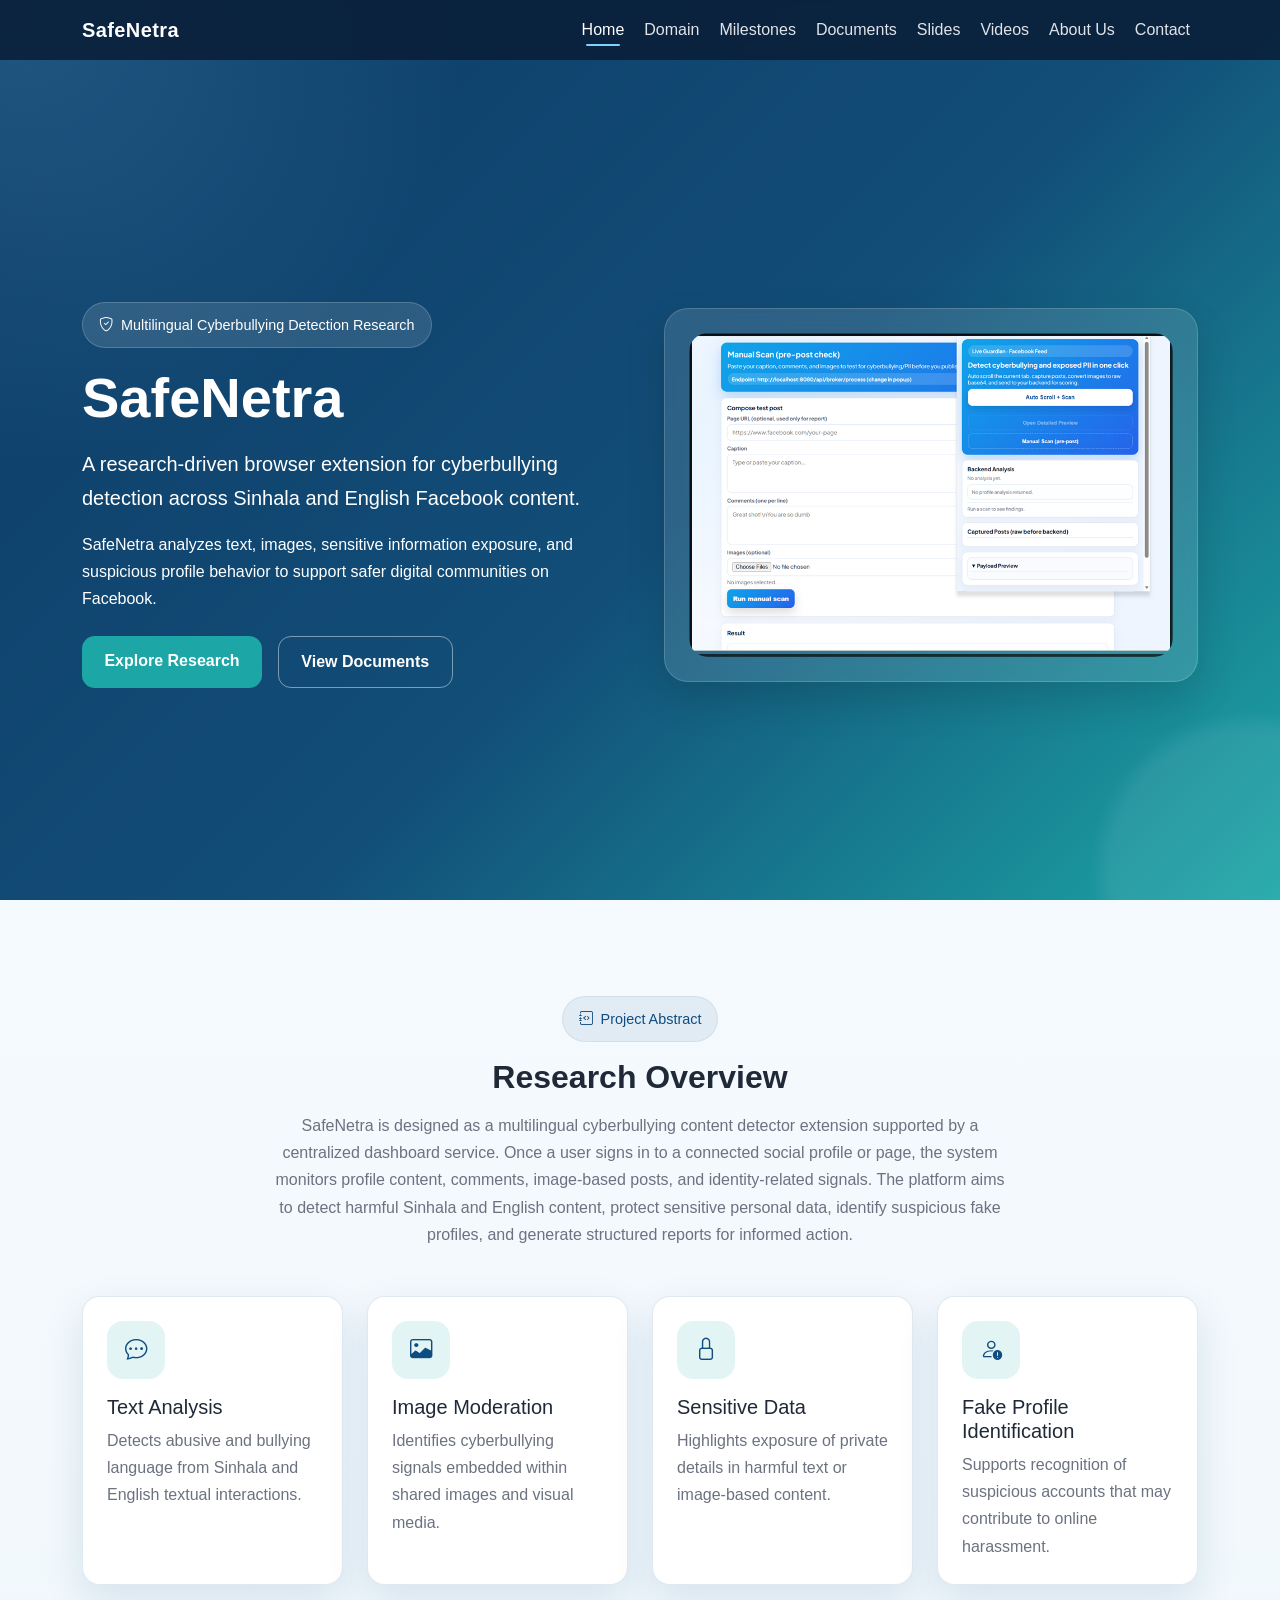
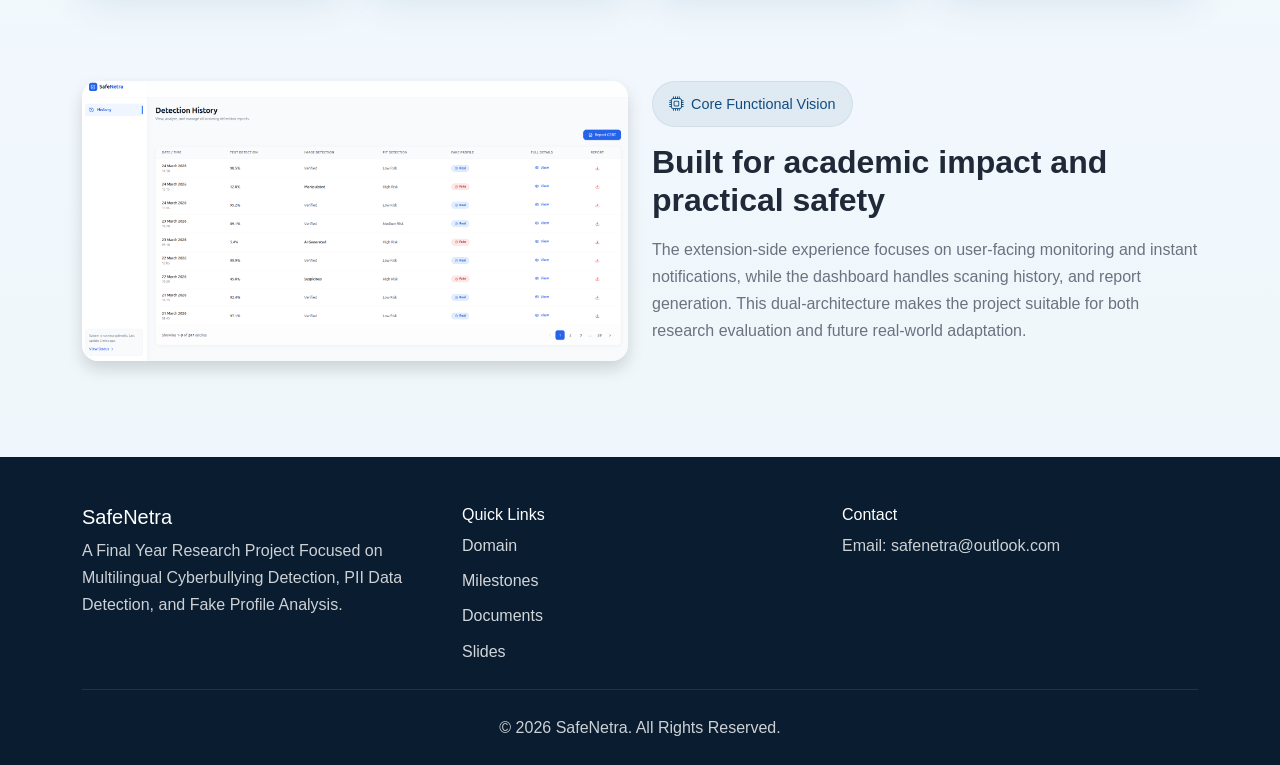
<file: index.html>
<!DOCTYPE html>
<html lang="en">
<head>
  <meta charset="UTF-8" />
  <meta name="viewport" content="width=device-width, initial-scale=1.0" />
  <title>SafeNetra | Home</title>
  <link rel="preconnect" href="https://fonts.googleapis.com" />
  <link rel="preconnect" href="https://fonts.gstatic.com" crossorigin />
  <link href="https://cdn.jsdelivr.net/npm/bootstrap@5.3.3/dist/css/bootstrap.min.css" rel="stylesheet" />
  <link href="https://cdn.jsdelivr.net/npm/bootstrap-icons@1.11.3/font/bootstrap-icons.css" rel="stylesheet" />
  <link rel="stylesheet" href="style.css" />
</head>
<body>
  <nav class="navbar navbar-expand-lg navbar-dark fixed-top">
    <div class="container">
      <a class="navbar-brand" href="index.html">SafeNetra</a>
      <button class="navbar-toggler" type="button" data-bs-toggle="collapse" data-bs-target="#mainNav">
        <span class="navbar-toggler-icon"></span>
      </button>
      <div class="collapse navbar-collapse" id="mainNav">
        <ul class="navbar-nav ms-auto align-items-lg-center gap-lg-1">
          <li class="nav-item"><a class="nav-link" href="index.html">Home</a></li>
          <li class="nav-item"><a class="nav-link" href="domain.html">Domain</a></li>
          <li class="nav-item"><a class="nav-link" href="milestones.html">Milestones</a></li>
          <li class="nav-item"><a class="nav-link" href="documents.html">Documents</a></li>
          <li class="nav-item"><a class="nav-link" href="presentations.html">Slides</a></li>
          <li class="nav-item"><a class="nav-link" href="video.html">Videos</a></li>
          <li class="nav-item"><a class="nav-link" href="about.html">About Us</a></li>
          <li class="nav-item"><a class="nav-link" href="contact.html">Contact</a></li>
        </ul>
      </div>
    </div>
  </nav>

  <header class="hero-section">
    <div class="container">
      <div class="row align-items-center g-5">
        <div class="col-lg-6 reveal">
          <span class="hero-badge"><i class="bi bi-shield-check"></i> Multilingual Cyberbullying Detection Research</span>
          <h1 class="display-4 fw-bold mb-3">SafeNetra</h1>
          <p class="lead mb-3">A research-driven browser extension for cyberbullying detection across Sinhala and English Facebook content.</p>
          <p class="mb-4">SafeNetra analyzes text, images, sensitive information exposure, and suspicious profile behavior to support safer digital communities on Facebook.</p>
          <div class="d-flex flex-column flex-sm-row gap-3">
            <a href="domain.html" class="btn btn-brand">Explore Research</a>
            <a href="documents.html" class="btn btn-outline-brand">View Documents</a>
          </div>
        </div>
        <div class="col-lg-6 reveal">
          <div class="hero-image-card p-3 p-lg-4">
            <img src="assets/img/inter.png" alt="SafeNetra project illustration" class="img-fluid" />
          </div>
        </div>
      </div>
    </div>
  </header>

  <section class="section-padding">
    <div class="container">
      <div class="row justify-content-center text-center mb-5 reveal">
        <div class="col-lg-8">
          <span class="section-badge"><i class="bi bi-journal-code"></i> Project Abstract</span>
          <h2 class="section-title">Research Overview</h2>
          <p class="section-text mb-0">SafeNetra is designed as a multilingual cyberbullying content detector extension supported by a centralized dashboard service. Once a user signs in to a connected social profile or page, the system monitors profile content, comments, image-based posts, and identity-related signals. The platform aims to detect harmful Sinhala and English content, protect sensitive personal data, identify suspicious fake profiles, and generate structured reports for informed action.</p>
        </div>
      </div>
      <div class="row g-4">
        <div class="col-md-6 col-xl-3 reveal">
          <div class="card-hover p-4 h-100">
            <div class="icon-box mb-3"><i class="bi bi-chat-dots"></i></div>
            <h5>Text Analysis</h5>
            <p class="text-muted-custom mb-0">Detects abusive and bullying language from Sinhala and English textual interactions.</p>
          </div>
        </div>
        <div class="col-md-6 col-xl-3 reveal">
          <div class="card-hover p-4 h-100">
            <div class="icon-box mb-3"><i class="bi bi-image"></i></div>
            <h5>Image Moderation</h5>
            <p class="text-muted-custom mb-0">Identifies cyberbullying signals embedded within shared images and visual media.</p>
          </div>
        </div>
        <div class="col-md-6 col-xl-3 reveal">
          <div class="card-hover p-4 h-100">
            <div class="icon-box mb-3"><i class="bi bi-lock"></i></div>
            <h5>Sensitive Data</h5>
            <p class="text-muted-custom mb-0">Highlights exposure of private details in harmful text or image-based content.</p>
          </div>
        </div>
        <div class="col-md-6 col-xl-3 reveal">
          <div class="card-hover p-4 h-100">
            <div class="icon-box mb-3"><i class="bi bi-person-exclamation"></i></div>
            <h5>Fake Profile Identification</h5>
            <p class="text-muted-custom mb-0">Supports recognition of suspicious accounts that may contribute to online harassment.</p>
          </div>
        </div>
      </div>
    </div>
  </section>

  <section class="pb-5">
    <div class="container">
      <div class="row g-4 align-items-center">
        <div class="col-lg-6 reveal">
          <img src="assets/img/dashbord ui.png" alt="Research dashboard mockup" class="mock-img shadow" />
        </div>
        <div class="col-lg-6 reveal">
          <span class="section-badge"><i class="bi bi-cpu"></i> Core Functional Vision</span>
          <h2 class="section-title">Built for academic impact and practical safety</h2>
          <p class="section-text">The extension-side experience focuses on user-facing monitoring and instant notifications, while the dashboard handles scaning history, and report generation. This dual-architecture makes the project suitable for both research evaluation and future real-world adaptation.</p>
          <div class="row g-3 mt-2">
            </div>
            </div>
          </div>
        </div>
      </div>
    </div>
  </section>

  <footer class="footer pt-5 pb-4 mt-5">
    <div class="container">
      <div class="row g-4">
        <div class="col-lg-4">
          <h5 class="text-white">SafeNetra</h5>
          <p class="mb-0">A Final Year Research Project Focused on Multilingual Cyberbullying Detection, PII Data Detection, and Fake Profile Analysis.</p>
        </div>
        <div class="col-lg-4">
          <h6 class="text-white">Quick Links</h6>
          <div class="d-flex flex-column gap-2">
            <a href="domain.html">Domain</a>
            <a href="milestones.html">Milestones</a>
            <a href="documents.html">Documents</a>
            <a href="presentations.html">Slides</a>
          </div>
        </div>
        <div class="col-lg-4">
          <h6 class="text-white">Contact</h6>
          <p class="mb-2">Email: safenetra@outlook.com</p>
        </div>
      </div>
      <hr class="border-secondary my-4" />
      <p class="mb-0 text-center">© 2026 SafeNetra. All Rights Reserved.</p>
    </div>
  </footer>

  <button id="scrollTopBtn" title="Go to top"><i class="bi bi-arrow-up"></i></button>

  <script src="https://cdn.jsdelivr.net/npm/bootstrap@5.3.3/dist/js/bootstrap.bundle.min.js"></script>
  <script src="script.js"></script>
</body>
</html>
</file>
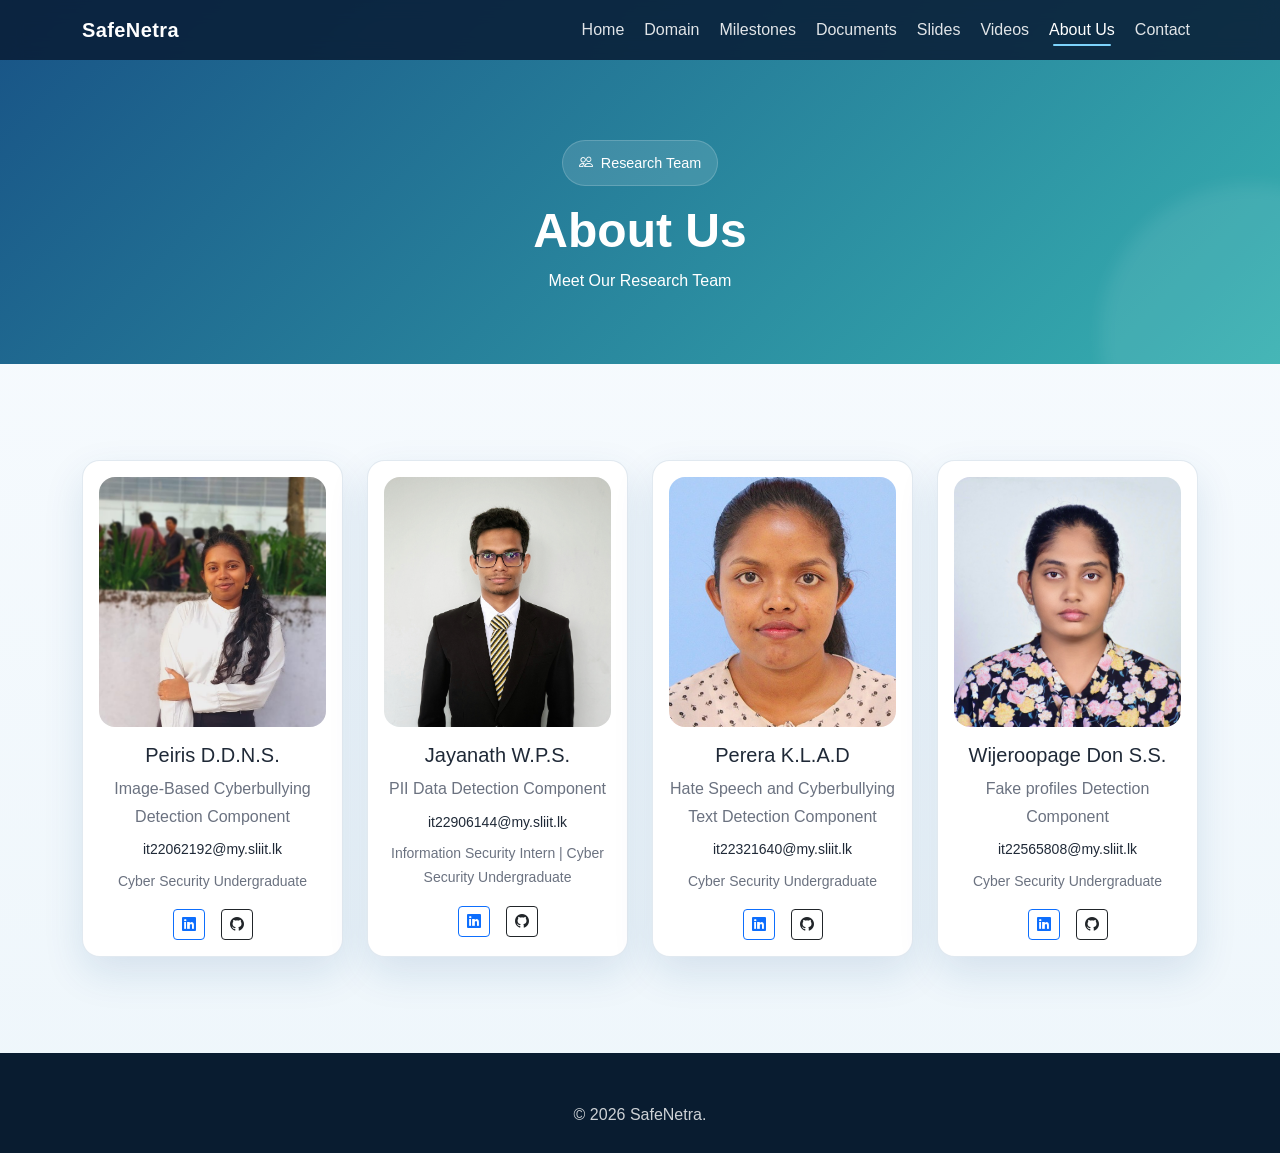
<file: about.html>
<!DOCTYPE html>
<html lang="en">
<head>
  <meta charset="UTF-8" />
  <meta name="viewport" content="width=device-width, initial-scale=1.0" />
  <title>SafeNetra | About Us</title>
  <link href="https://cdn.jsdelivr.net/npm/bootstrap@5.3.3/dist/css/bootstrap.min.css" rel="stylesheet" />
  <link href="https://cdn.jsdelivr.net/npm/bootstrap-icons@1.11.3/font/bootstrap-icons.css" rel="stylesheet" />
  <link rel="stylesheet" href="style.css" />
</head>
<body>
  <nav class="navbar navbar-expand-lg navbar-dark fixed-top">
    <div class="container">
      <a class="navbar-brand" href="index.html">SafeNetra</a>
      <button class="navbar-toggler" type="button" data-bs-toggle="collapse" data-bs-target="#mainNav"><span class="navbar-toggler-icon"></span></button>
      <div class="collapse navbar-collapse" id="mainNav">
        <ul class="navbar-nav ms-auto gap-lg-1">
          <li class="nav-item"><a class="nav-link" href="index.html">Home</a></li>
          <li class="nav-item"><a class="nav-link" href="domain.html">Domain</a></li>
          <li class="nav-item"><a class="nav-link" href="milestones.html">Milestones</a></li>
          <li class="nav-item"><a class="nav-link" href="documents.html">Documents</a></li>
          <li class="nav-item"><a class="nav-link" href="presentations.html">Slides</a></li>
          <li class="nav-item"><a class="nav-link" href="video.html">Videos</a></li>
          <li class="nav-item"><a class="nav-link active" href="about.html">About Us</a></li>
          <li class="nav-item"><a class="nav-link" href="contact.html">Contact</a></li>
        </ul>
      </div>
    </div>
  </nav>

  <header class="page-header">
    <div class="container text-center reveal">
      <span class="hero-badge"><i class="bi bi-people"></i> Research Team</span>
      <h1 class="display-5 fw-bold">About Us</h1>
      <p class="mb-0">Meet Our Research Team</p>
    </div>
  </header>

  <section class="section-padding">
    <div class="container">
      <div class="row g-4">

        <!-- Member 1 -->
        <div class="col-md-6 col-xl-3 reveal">
          <div class="team-card p-3 h-100 text-center">
            <img src="assets/img/Nethmi.jpeg" class="team-img mb-3" />
            <h5>Peiris D.D.N.S.</h5>
            <p class="text-muted-custom mb-2">Image-Based Cyberbullying Detection Component</p>
            <p class="small mb-2">it22062192@my.sliit.lk</p>
            <p class="text-muted-custom small">Cyber Security Undergraduate</p>

            <!-- Social Links -->
            <div class="d-flex justify-content-center gap-3 mt-3">
              <a href="https://www.linkedin.com/in/nethmi-peiris" target="_blank" class="btn btn-outline-primary btn-sm">
                <i class="bi bi-linkedin"></i>
              </a>
              <a href="https://github.com/it22062192" target="_blank" class="btn btn-outline-dark btn-sm">
                <i class="bi bi-github"></i>
              </a>
            </div>
          </div>
        </div>

        <!-- Member 2 -->
        <div class="col-md-6 col-xl-3 reveal">
          <div class="team-card p-3 h-100 text-center">
            <img src="assets/img/Sudeepa.jpg" class="team-img mb-3" />
            <h5>Jayanath W.P.S.</h5>
            <p class="text-muted-custom mb-2">PII Data Detection Component</p>
            <p class="small mb-2">it22906144@my.sliit.lk</p>
            <p class="text-muted-custom small">Information Security Intern | Cyber Security Undergraduate</p>

            <div class="d-flex justify-content-center gap-3 mt-3">
              <a href="https://www.linkedin.com/in/sudeepa-jayanath-69aaaa250/" target="_blank" class="btn btn-outline-primary btn-sm">
                <i class="bi bi-linkedin"></i>
              </a>
              <a href="https://github.com/IT22906144" target="_blank" class="btn btn-outline-dark btn-sm">
                <i class="bi bi-github"></i>
              </a>
            </div>
          </div>
        </div>

        <!-- Member 3 -->
        <div class="col-md-6 col-xl-3 reveal">
          <div class="team-card p-3 h-100 text-center">
            <img src="assets/img/Ama.jpeg" class="team-img mb-3" />
            <h5>Perera K.L.A.D</h5>
            <p class="text-muted-custom mb-2">Hate Speech and Cyberbullying Text Detection Component</p>
            <p class="small mb-2">it22321640@my.sliit.lk</p>
            <p class="text-muted-custom small">Cyber Security Undergraduate</p>

            <div class="d-flex justify-content-center gap-3 mt-3">
              <a href="https://www.linkedin.com/in/ama-perera-591523337" target="_blank" class="btn btn-outline-primary btn-sm">
                <i class="bi bi-linkedin"></i>
              </a>
              <a href="https://github.com/AMAXPERERA" target="_blank" class="btn btn-outline-dark btn-sm">
                <i class="bi bi-github"></i>
              </a>
            </div>
          </div>
        </div>

        <!-- Member 4 -->
        <div class="col-md-6 col-xl-3 reveal">
          <div class="team-card p-3 h-100 text-center">
            <img src="assets/img/Sithara.jpg" class="team-img mb-3" />
            <h5>Wijeroopage Don S.S.</h5>
            <p class="text-muted-custom mb-2">Fake profiles Detection Component</p>
            <p class="small mb-2">it22565808@my.sliit.lk</p>
            <p class="text-muted-custom small">Cyber Security Undergraduate</p>

            <div class="d-flex justify-content-center gap-3 mt-3">
              <a href="https://www.linkedin.com/in/sithara-sewmini-646349289/" target="_blank" class="btn btn-outline-primary btn-sm">
                <i class="bi bi-linkedin"></i>
              </a>
              <a href="https://github.com/IT22565808" target="_blank" class="btn btn-outline-dark btn-sm">
                <i class="bi bi-github"></i>
              </a>
            </div>
          </div>
        </div>

      </div>
    </div>
  </section>

  <footer class="footer pt-5 pb-4">
    <div class="container text-center">
      <p class="mb-0">© 2026 SafeNetra.</p>
    </div>
  </footer>

  <button id="scrollTopBtn"><i class="bi bi-arrow-up"></i></button>

  <script src="https://cdn.jsdelivr.net/npm/bootstrap@5.3.3/dist/js/bootstrap.bundle.min.js"></script>
  <script src="script.js"></script>
</body>
</html>
</file>
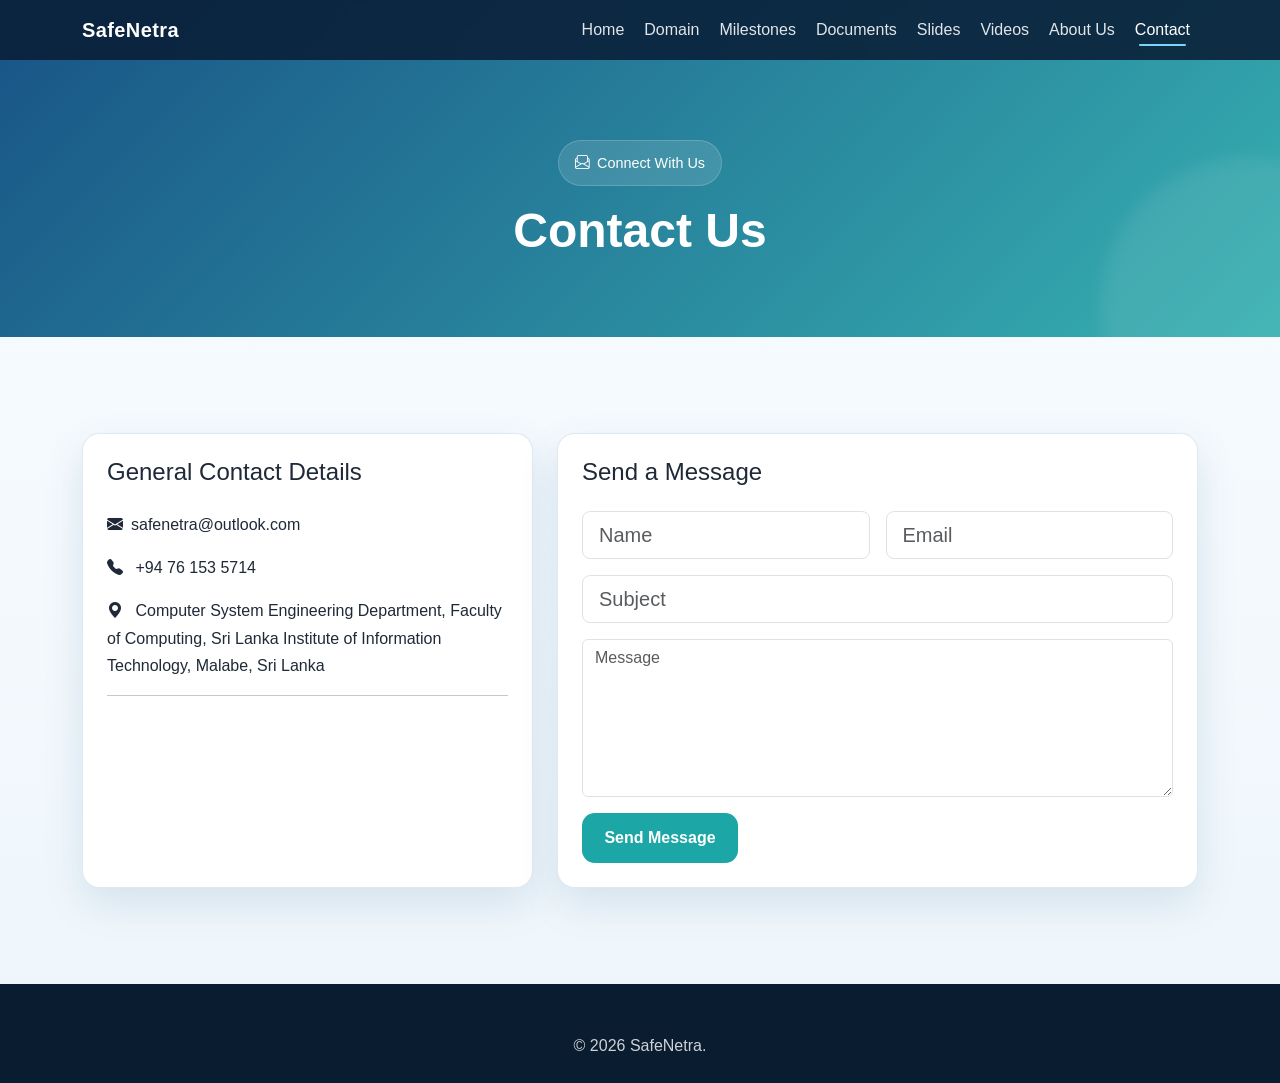
<file: contact.html>
<!DOCTYPE html>
<html lang="en">
<head>
  <meta charset="UTF-8" />
  <meta name="viewport" content="width=device-width, initial-scale=1.0" />
  <title>SafeNetra | Contact</title>
  <link href="https://cdn.jsdelivr.net/npm/bootstrap@5.3.3/dist/css/bootstrap.min.css" rel="stylesheet" />
  <link href="https://cdn.jsdelivr.net/npm/bootstrap-icons@1.11.3/font/bootstrap-icons.css" rel="stylesheet" />
  <link rel="stylesheet" href="style.css" />
</head>
<body>
  <nav class="navbar navbar-expand-lg navbar-dark fixed-top">
    <div class="container">
      <a class="navbar-brand" href="index.html">SafeNetra</a>
      <button class="navbar-toggler" type="button" data-bs-toggle="collapse" data-bs-target="#mainNav"><span class="navbar-toggler-icon"></span></button>
      <div class="collapse navbar-collapse" id="mainNav">
        <ul class="navbar-nav ms-auto gap-lg-1">
          <li class="nav-item"><a class="nav-link" href="index.html">Home</a></li>
          <li class="nav-item"><a class="nav-link" href="domain.html">Domain</a></li>
          <li class="nav-item"><a class="nav-link" href="milestones.html">Milestones</a></li>
          <li class="nav-item"><a class="nav-link" href="documents.html">Documents</a></li>
          <li class="nav-item"><a class="nav-link" href="presentations.html">Slides</a></li>
          <li class="nav-item"><a class="nav-link" href="video.html">Videos</a></li>
          <li class="nav-item"><a class="nav-link" href="about.html">About Us</a></li>
          <li class="nav-item"><a class="nav-link" href="contact.html">Contact</a></li>
        </ul>
      </div>
    </div>
  </nav>

  <header class="page-header">
    <div class="container text-center reveal">
      <span class="hero-badge"><i class="bi bi-envelope-paper"></i> Connect With Us</span>
      <h1 class="display-5 fw-bold">Contact Us</h1>
    </div>
  </header>

  <section class="section-padding">
    <div class="container">
      <div class="row g-4 align-items-stretch">
        <div class="col-lg-5 reveal">
          <div class="contact-card p-4 h-100">
            <h4 class="mb-4">General Contact Details</h4>
            <p><i class="bi bi-envelope-fill me-2"></i>safenetra@outlook.com</p>
            <p><i class="bi bi-telephone-fill me-2"></i> +94 76 153 5714</p>
            <p><i class="bi bi-geo-alt-fill me-2"></i> Computer System Engineering Department, Faculty of Computing, Sri Lanka Institute of Information Technology, Malabe, Sri Lanka</p>
            <hr />
          </div>
        </div>
        <div class="col-lg-7 reveal">
          <div class="contact-card p-4 h-100">
            <h4 class="mb-4">Send a Message</h4>
            <form>
              <div class="row g-3">
                <div class="col-md-6"><input type="text" class="form-control form-control-lg" placeholder="Name" /></div>
                <div class="col-md-6"><input type="email" class="form-control form-control-lg" placeholder="Email" /></div>
                <div class="col-12"><input type="text" class="form-control form-control-lg" placeholder="Subject" /></div>
                <div class="col-12"><textarea class="form-control" rows="6" placeholder="Message"></textarea></div>
                <div class="col-12"><button type="submit" class="btn btn-brand">Send Message</button></div>
              </div>
            </form>
          </div>
        </div>
      </div>
    </div>
  </section>

  <footer class="footer pt-5 pb-4">
    <div class="container">
      <p class="mb-0 text-center">© 2026 SafeNetra.</p>
    </div>
  </footer>
  <button id="scrollTopBtn"><i class="bi bi-arrow-up"></i></button>
  <script src="https://cdn.jsdelivr.net/npm/bootstrap@5.3.3/dist/js/bootstrap.bundle.min.js"></script>
  <script src="script.js"></script>
</body>
</html>
</file>
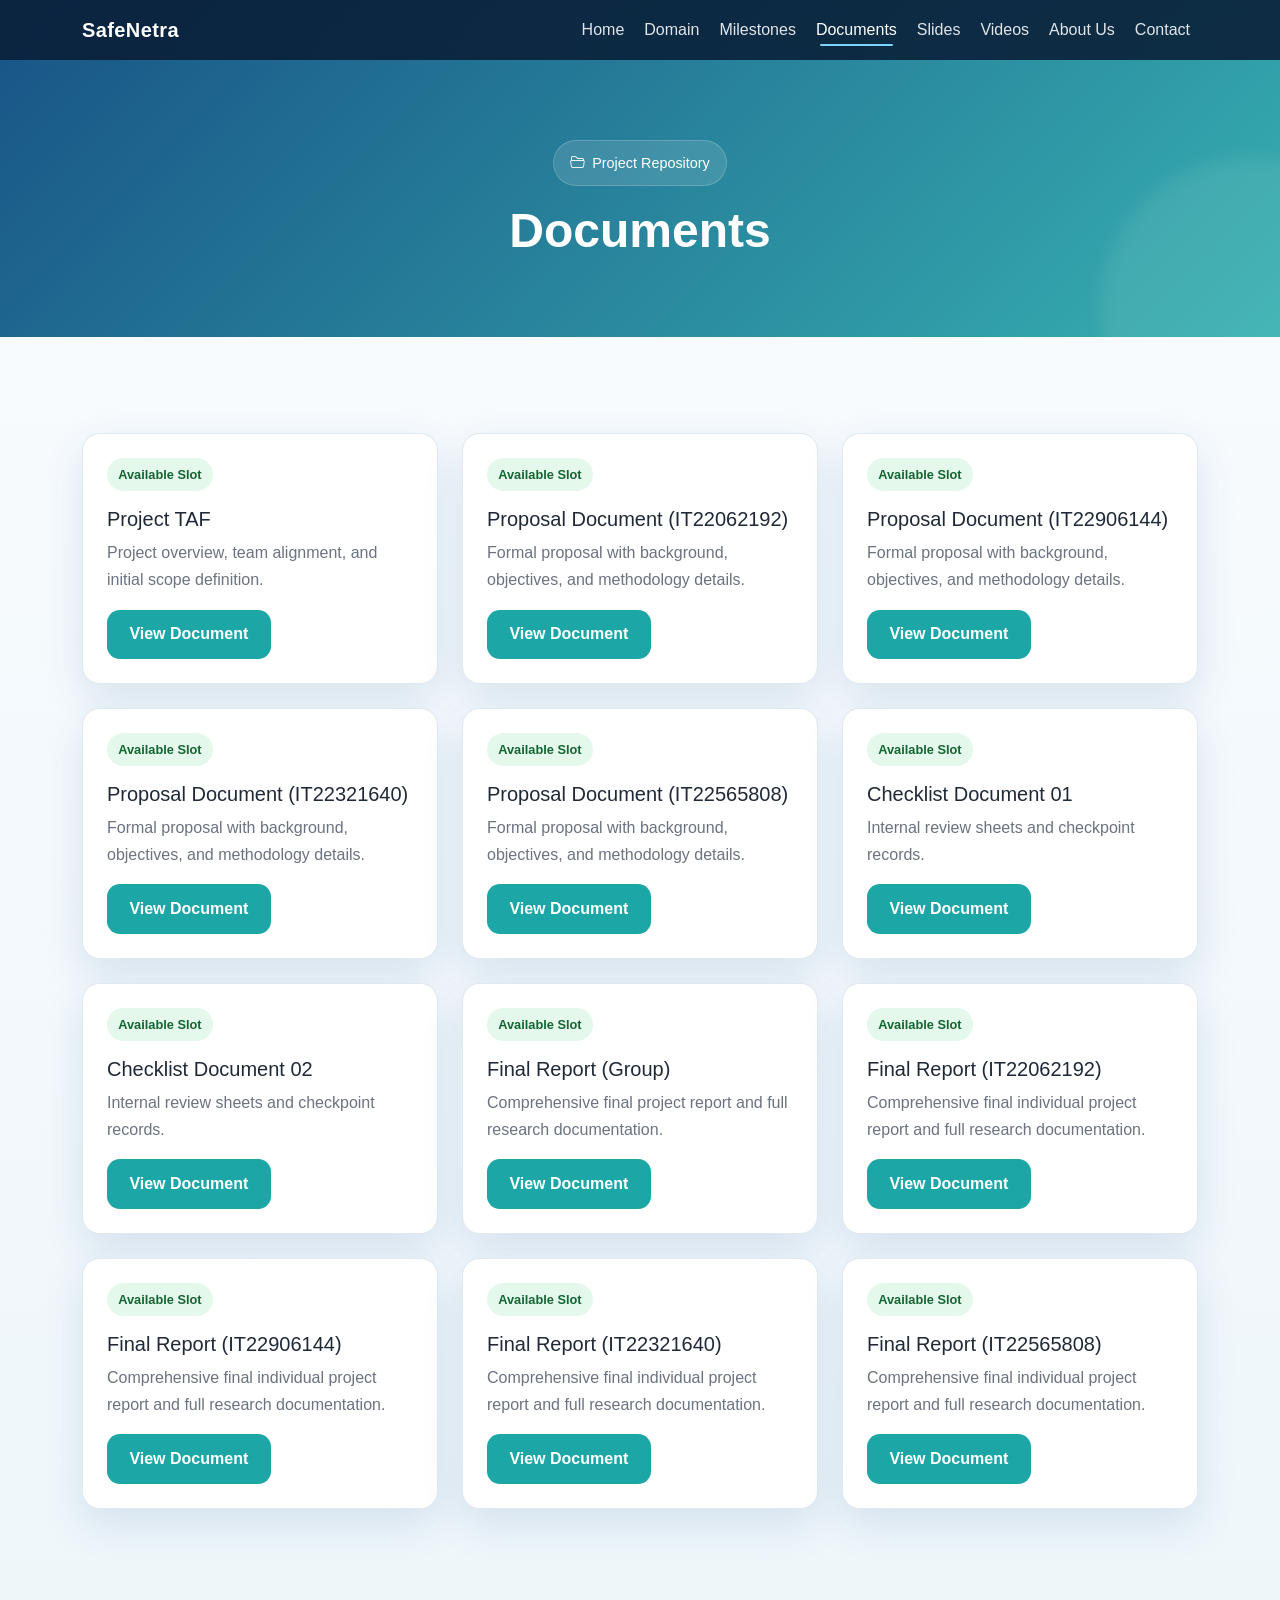
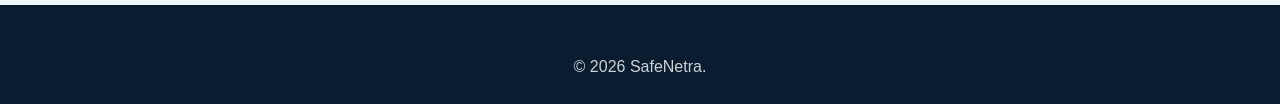
<file: documents.html>
<!DOCTYPE html>
<html lang="en">
<head>
  <meta charset="UTF-8" />
  <meta name="viewport" content="width=device-width, initial-scale=1.0" />
  <title>SafeNetra | Documents</title>
  <link href="https://cdn.jsdelivr.net/npm/bootstrap@5.3.3/dist/css/bootstrap.min.css" rel="stylesheet" />
  <link href="https://cdn.jsdelivr.net/npm/bootstrap-icons@1.11.3/font/bootstrap-icons.css" rel="stylesheet" />
  <link rel="stylesheet" href="style.css" />
</head>
<body>
  <nav class="navbar navbar-expand-lg navbar-dark fixed-top">
    <div class="container">
      <a class="navbar-brand" href="index.html">SafeNetra</a>
      <button class="navbar-toggler" type="button" data-bs-toggle="collapse" data-bs-target="#mainNav"><span class="navbar-toggler-icon"></span></button>
      <div class="collapse navbar-collapse" id="mainNav">
        <ul class="navbar-nav ms-auto gap-lg-1">
          <li class="nav-item"><a class="nav-link" href="index.html">Home</a></li>
          <li class="nav-item"><a class="nav-link" href="domain.html">Domain</a></li>
          <li class="nav-item"><a class="nav-link" href="milestones.html">Milestones</a></li>
          <li class="nav-item"><a class="nav-link" href="documents.html">Documents</a></li>
          <li class="nav-item"><a class="nav-link" href="presentations.html">Slides</a></li>
          <li class="nav-item"><a class="nav-link" href="video.html">Videos</a></li>
          <li class="nav-item"><a class="nav-link" href="about.html">About Us</a></li>
          <li class="nav-item"><a class="nav-link" href="contact.html">Contact</a></li>
        </ul>
      </div>
    </div>
  </nav>

  <header class="page-header">
    <div class="container text-center reveal">
      <span class="hero-badge"><i class="bi bi-folder2-open"></i> Project Repository</span>
      <h1 class="display-5 fw-bold">Documents</h1>
    </div>
  </header>

  <section class="section-padding">
    <div class="container">
      <div class="row g-4">
        <div class="col-md-6 col-xl-4 reveal">
          <div class="repository-card p-4 h-100">
            <span class="repo-status status-ready">Available Slot</span>
            <h5 class="mt-3">Project TAF</h5>
            <p class="text-muted-custom">Project overview, team alignment, and initial scope definition.</p>
            <a href="https://mysliit-my.sharepoint.com/:b:/g/personal/it22062192_my_sliit_lk/IQAX0QVFtCe-SYkto2yvKOVjAd4XTcBeyzp2QQndx5EU-A8?e=zzRGC8" class="btn btn-brand">View Document</a>
          </div>
        </div>

        <div class="col-md-6 col-xl-4 reveal">
          <div class="repository-card p-4 h-100">
            <span class="repo-status status-ready">Available Slot</span>
            <h5 class="mt-3">Proposal Document (IT22062192)</h5>
            <p class="text-muted-custom">Formal proposal with background, objectives, and methodology details.</p>
            <a href="https://mysliit-my.sharepoint.com/:b:/g/personal/it22062192_my_sliit_lk/IQD1_9ZEneH2QaNNOy_Tt7KMASIF-aMaXPazz129WFfi6PM?e=LscuAp" class="btn btn-brand">View Document</a>
          </div>
        </div>

        <div class="col-md-6 col-xl-4 reveal">
          <div class="repository-card p-4 h-100">
            <span class="repo-status status-ready">Available Slot</span>
            <h5 class="mt-3">Proposal Document (IT22906144)</h5>
            <p class="text-muted-custom">Formal proposal with background, objectives, and methodology details.</p>
            <a href="https://mysliit-my.sharepoint.com/:b:/g/personal/it22062192_my_sliit_lk/IQBkaaXQ-iv7TogzHQrkhb_kAc3cAN1eJNAvhMUqI41EwDo?e=XIqzll" class="btn btn-brand">View Document</a>
          </div>
        </div>

        <div class="col-md-6 col-xl-4 reveal">
          <div class="repository-card p-4 h-100">
            <span class="repo-status status-ready">Available Slot</span>
            <h5 class="mt-3">Proposal Document (IT22321640)</h5>
            <p class="text-muted-custom">Formal proposal with background, objectives, and methodology details.</p>
            <a href="https://mysliit-my.sharepoint.com/:b:/g/personal/it22062192_my_sliit_lk/IQC5SxLBF0YySLA6Bah8Y3kcAaBwsZF4pvBWl8lBMdXjYmU?e=fm4bvF" class="btn btn-brand">View Document</a>
          </div>
        </div>

        <div class="col-md-6 col-xl-4 reveal">
          <div class="repository-card p-4 h-100">
            <span class="repo-status status-ready">Available Slot</span>
            <h5 class="mt-3">Proposal Document (IT22565808)</h5>
            <p class="text-muted-custom">Formal proposal with background, objectives, and methodology details.</p>
            <a href="https://mysliit-my.sharepoint.com/:b:/g/personal/it22062192_my_sliit_lk/IQDcTnlXPFBOS6IwE9sQC_s-Ab_CsnFY8-EicYtfU0XevHk?e=e6aIwl" class="btn btn-brand">View Document</a>
          </div>
        </div>

        <div class="col-md-6 col-xl-4 reveal">
          <div class="repository-card p-4 h-100">
            <span class="repo-status status-ready">Available Slot</span>
            <h5 class="mt-3">Checklist Document 01</h5>
            <p class="text-muted-custom">Internal review sheets and checkpoint records.</p>
            <a href="https://mysliit-my.sharepoint.com/:b:/g/personal/it22062192_my_sliit_lk/IQA4qJZeFPbIT6NB7r9STBM_AZ9psQh62W13mF93cixIBSs?e=vGQA2z" class="btn btn-brand">View Document</a>
          </div>
        </div>

        <div class="col-md-6 col-xl-4 reveal">
          <div class="repository-card p-4 h-100">
            <span class="repo-status status-ready">Available Slot</span>
            <h5 class="mt-3">Checklist Document 02</h5>
            <p class="text-muted-custom">Internal review sheets and checkpoint records.</p>
            <a href="https://mysliit-my.sharepoint.com/:b:/g/personal/it22062192_my_sliit_lk/IQCBxVWtgjNIToFEpjyH7TltAbREmHKtZ1sOSvwz9X13gmw?e=1cWww8" class="btn btn-brand">View Document</a>
          </div>
        </div>

        <div class="col-md-6 col-xl-4 reveal">
          <div class="repository-card p-4 h-100">
            <span class="repo-status status-ready">Available Slot</span>
            <h5 class="mt-3">Final Report (Group)</h5>
            <p class="text-muted-custom">Comprehensive final project report and full research documentation.</p>
            <a href="https://mysliit-my.sharepoint.com/:b:/g/personal/it22062192_my_sliit_lk/IQB-QOoSYtKoToKSy8PhaButAVqg7FKjaDFqOoL7CgZ579s?e=Sp4MjE" class="btn btn-brand">View Document</a>
          </div>
        </div>

        <div class="col-md-6 col-xl-4 reveal">
          <div class="repository-card p-4 h-100">
            <span class="repo-status status-ready">Available Slot</span>
            <h5 class="mt-3">Final Report (IT22062192)</h5>
            <p class="text-muted-custom">Comprehensive final individual project report and full research documentation.</p>
            <a href="https://mysliit-my.sharepoint.com/:b:/g/personal/it22062192_my_sliit_lk/IQBClZrs_QtuToLEliU3UwkQAcA0Y9QqIPLbjrlhhXQAr6k?e=ZvYYMU" class="btn btn-brand">View Document</a>
          </div>
        </div>

        <div class="col-md-6 col-xl-4 reveal">
          <div class="repository-card p-4 h-100">
            <span class="repo-status status-ready">Available Slot</span>
            <h5 class="mt-3">Final Report (IT22906144)</h5>
            <p class="text-muted-custom">Comprehensive final individual project report and full research documentation.</p>
            <a href="https://mysliit-my.sharepoint.com/:b:/g/personal/it22062192_my_sliit_lk/IQCOrundFvrIQJcYsiKRBAvaAdDIiBHmFTKt60IJ7w-iwBc?e=5HgHY3" class="btn btn-brand">View Document</a>
          </div>
        </div>

        <div class="col-md-6 col-xl-4 reveal">
          <div class="repository-card p-4 h-100">
            <span class="repo-status status-ready">Available Slot</span>
            <h5 class="mt-3">Final Report (IT22321640)</h5>
            <p class="text-muted-custom">Comprehensive final individual project report and full research documentation.</p>
            <a href="https://mysliit-my.sharepoint.com/:b:/g/personal/it22062192_my_sliit_lk/IQBOZupeDSehSbPirqYjBC4TAajGObeWdPRrHPgeyBNio4o?e=o8d8mP" class="btn btn-brand">View Document</a>
          </div>
        </div>

        <div class="col-md-6 col-xl-4 reveal">
          <div class="repository-card p-4 h-100">
            <span class="repo-status status-ready">Available Slot</span>
            <h5 class="mt-3">Final Report (IT22565808)</h5>
            <p class="text-muted-custom">Comprehensive final individual project report and full research documentation.</p>
            <a href="https://mysliit-my.sharepoint.com/:b:/g/personal/it22062192_my_sliit_lk/IQBVeQsVtLrHTIoA-qWxrUMFAbloDy4wSUHW7oTOteaHwcU?e=7rf8Lt" class="btn btn-brand">View Document</a>
          </div>
        </div>
      </div>
    </div>
  </section>

  <footer class="footer pt-5 pb-4"><div class="container text-center"><p class="mb-0">© 2026 SafeNetra.</p></div></footer>
  <button id="scrollTopBtn"><i class="bi bi-arrow-up"></i></button>
  <script src="https://cdn.jsdelivr.net/npm/bootstrap@5.3.3/dist/js/bootstrap.bundle.min.js"></script>
  <script src="script.js"></script>
</body>
</html>
</file>
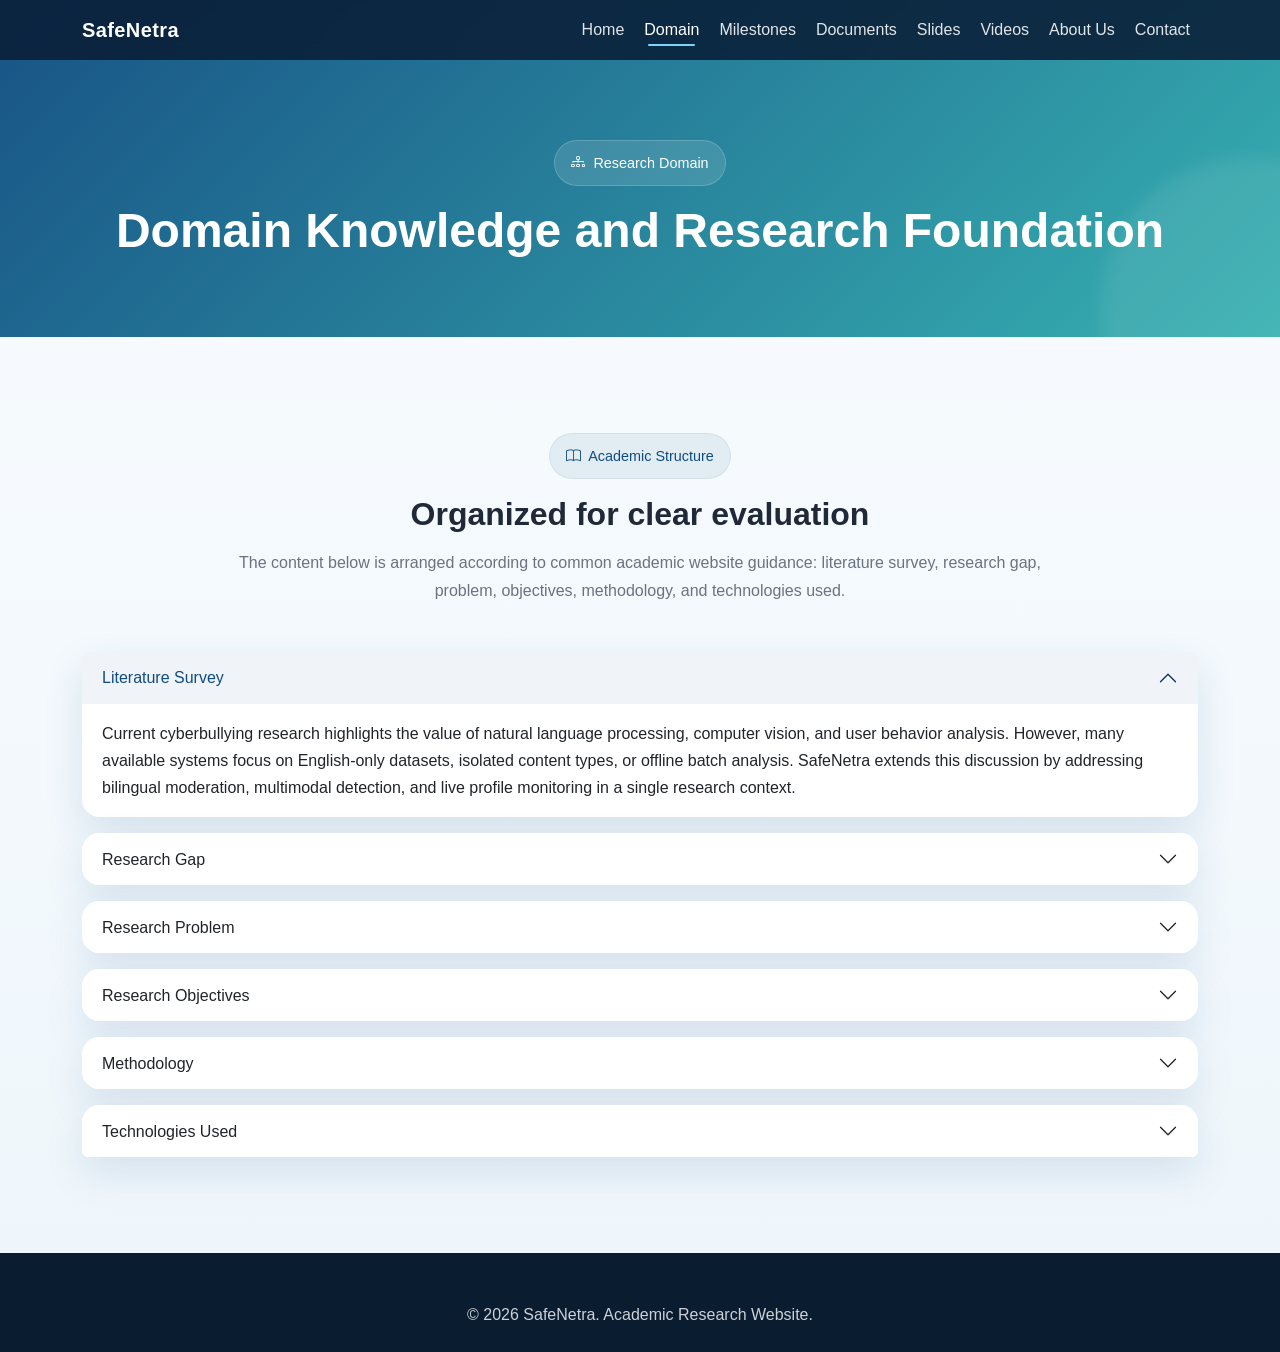
<file: domain.html>
<!DOCTYPE html>
<html lang="en">
<head>
  <meta charset="UTF-8" />
  <meta name="viewport" content="width=device-width, initial-scale=1.0" />
  <title>SafeNetra | Domain</title>
  <link href="https://cdn.jsdelivr.net/npm/bootstrap@5.3.3/dist/css/bootstrap.min.css" rel="stylesheet" />
  <link href="https://cdn.jsdelivr.net/npm/bootstrap-icons@1.11.3/font/bootstrap-icons.css" rel="stylesheet" />
  <link rel="stylesheet" href="style.css" />
</head>
<body>
  <nav class="navbar navbar-expand-lg navbar-dark fixed-top">
    <div class="container">
      <a class="navbar-brand" href="index.html">SafeNetra</a>
      <button class="navbar-toggler" type="button" data-bs-toggle="collapse" data-bs-target="#mainNav"><span class="navbar-toggler-icon"></span></button>
      <div class="collapse navbar-collapse" id="mainNav">
        <ul class="navbar-nav ms-auto gap-lg-1">
          <li class="nav-item"><a class="nav-link" href="index.html">Home</a></li>
          <li class="nav-item"><a class="nav-link" href="domain.html">Domain</a></li>
          <li class="nav-item"><a class="nav-link" href="milestones.html">Milestones</a></li>
          <li class="nav-item"><a class="nav-link" href="documents.html">Documents</a></li>
          <li class="nav-item"><a class="nav-link" href="presentations.html">Slides</a></li>
          <li class="nav-item"><a class="nav-link" href="video.html">Videos</a></li>
          <li class="nav-item"><a class="nav-link" href="about.html">About Us</a></li>
          <li class="nav-item"><a class="nav-link" href="contact.html">Contact</a></li>
        </ul>
      </div>
    </div>
  </nav>

  <header class="page-header">
    <div class="container text-center reveal">
      <span class="hero-badge"><i class="bi bi-diagram-3"></i> Research Domain</span>
      <h1 class="display-5 fw-bold">Domain Knowledge and Research Foundation</h1>
    </div>
  </header>

  <section class="section-padding">
    <div class="container">
      <div class="row justify-content-center mb-5 reveal">
        <div class="col-lg-9 text-center">
          <span class="section-badge"><i class="bi bi-book"></i> Academic Structure</span>
          <h2 class="section-title">Organized for clear evaluation</h2>
          <p class="section-text mb-0">The content below is arranged according to common academic website guidance: literature survey, research gap, problem, objectives, methodology, and technologies used.</p>
        </div>
      </div>
      <div class="accordion reveal" id="domainAccordion">
        <div class="accordion-item mb-3 border-0 content-card overflow-hidden">
          <h2 class="accordion-header"><button class="accordion-button" data-bs-toggle="collapse" data-bs-target="#litSurvey">Literature Survey</button></h2>
          <div id="litSurvey" class="accordion-collapse collapse show" data-bs-parent="#domainAccordion">
            <div class="accordion-body">Current cyberbullying research highlights the value of natural language processing, computer vision, and user behavior analysis. However, many available systems focus on English-only datasets, isolated content types, or offline batch analysis. SafeNetra extends this discussion by addressing bilingual moderation, multimodal detection, and live profile monitoring in a single research context.</div>
          </div>
        </div>
        <div class="accordion-item mb-3 border-0 content-card overflow-hidden">
          <h2 class="accordion-header"><button class="accordion-button collapsed" data-bs-toggle="collapse" data-bs-target="#researchGap">Research Gap</button></h2>
          <div id="researchGap" class="accordion-collapse collapse" data-bs-parent="#domainAccordion">
            <div class="accordion-body">Existing solutions often lack Sinhala language support, real-time analysis for social interactions, integrated image-based bullying detection, and mechanisms to identify privacy-sensitive content or fake profiles together. There is also limited emphasis on combining a user-side extension with a centralized dashboard that can produce structured reports.</div>
          </div>
        </div>
        <div class="accordion-item mb-3 border-0 content-card overflow-hidden">
          <h2 class="accordion-header"><button class="accordion-button collapsed" data-bs-toggle="collapse" data-bs-target="#researchProblem">Research Problem</button></h2>
          <div id="researchProblem" class="accordion-collapse collapse" data-bs-parent="#domainAccordion">
            <div class="accordion-body">How can a system accurately detect multilingual cyberbullying in both text and images, identify sensitive personal information exposure, recognize fake profiles, and support monitoring of social media pages or profiles through a practical extension-plus-dashboard architecture?</div>
          </div>
        </div>
        <div class="accordion-item mb-3 border-0 content-card overflow-hidden">
          <h2 class="accordion-header"><button class="accordion-button collapsed" data-bs-toggle="collapse" data-bs-target="#objectives">Research Objectives</button></h2>
          <div id="objectives" class="accordion-collapse collapse" data-bs-parent="#domainAccordion">
            <div class="accordion-body">
              <ul class="mb-0">
                <li>Detect text-based cyberbullying content in Sinhala and English.</li>
                <li>Detect image-based cyberbullying signals using vision-oriented analysis.</li>
                <li>Identify sensitive personal data exposed in harmful text or imagery.</li>
                <li>Recognize suspicious or fake profiles linked to harmful online behavior.</li>
                <li>Generate reports through a centralized dashboard.</li>
              </ul>
            </div>
          </div>
        </div>
        <div class="accordion-item mb-3 border-0 content-card overflow-hidden">
          <h2 class="accordion-header"><button class="accordion-button collapsed" data-bs-toggle="collapse" data-bs-target="#methodology">Methodology</button></h2>
          <div id="methodology" class="accordion-collapse collapse" data-bs-parent="#domainAccordion">
            <div class="accordion-body">The proposed workflow begins with authenticated extension access to a social profile or page. The system captures relevant profile data, comments, and images and securely passes them to a centralized dashboard. Text classification, OCR-assisted or image-based interpretation, privacy-sensitive pattern detection, and profile authenticity checks are then performed. Finally, the platform generates report summaries for review.</div>
          </div>
        </div>
        <div class="accordion-item border-0 content-card overflow-hidden">
          <h2 class="accordion-header"><button class="accordion-button collapsed" data-bs-toggle="collapse" data-bs-target="#technology">Technologies Used</button></h2>
          <div id="technology" class="accordion-collapse collapse" data-bs-parent="#domainAccordion">
            <div class="accordion-body">
              <div class="row g-3">
                <div class="col-md-4"><div class="stat-card p-3 h-100"><strong>Frontend</strong><br><span class="text-muted-custom">Extension UI, web presentation pages</span></div></div>
                <div class="col-md-4"><div class="stat-card p-3 h-100"><strong>Machine Learning</strong><br><span class="text-muted-custom">XLM-RoBERTa, EfficientNet-B0, spaCy NER, Random Forest</span></div></div>
                <div class="col-md-4"><div class="stat-card p-3 h-100"><strong>Dashboard</strong><br><span class="text-muted-custom">Centralized APIs, storage, reporting</span></div></div>
              </div>
            </div>
          </div>
        </div>
      </div>
    </div>
  </section>

  <footer class="footer pt-5 pb-4">
    <div class="container text-center"><p class="mb-0">© 2026 SafeNetra. Academic Research Website.</p></div>
  </footer>
  <button id="scrollTopBtn"><i class="bi bi-arrow-up"></i></button>
  <script src="https://cdn.jsdelivr.net/npm/bootstrap@5.3.3/dist/js/bootstrap.bundle.min.js"></script>
  <script src="script.js"></script>
</body>
</html>
</file>
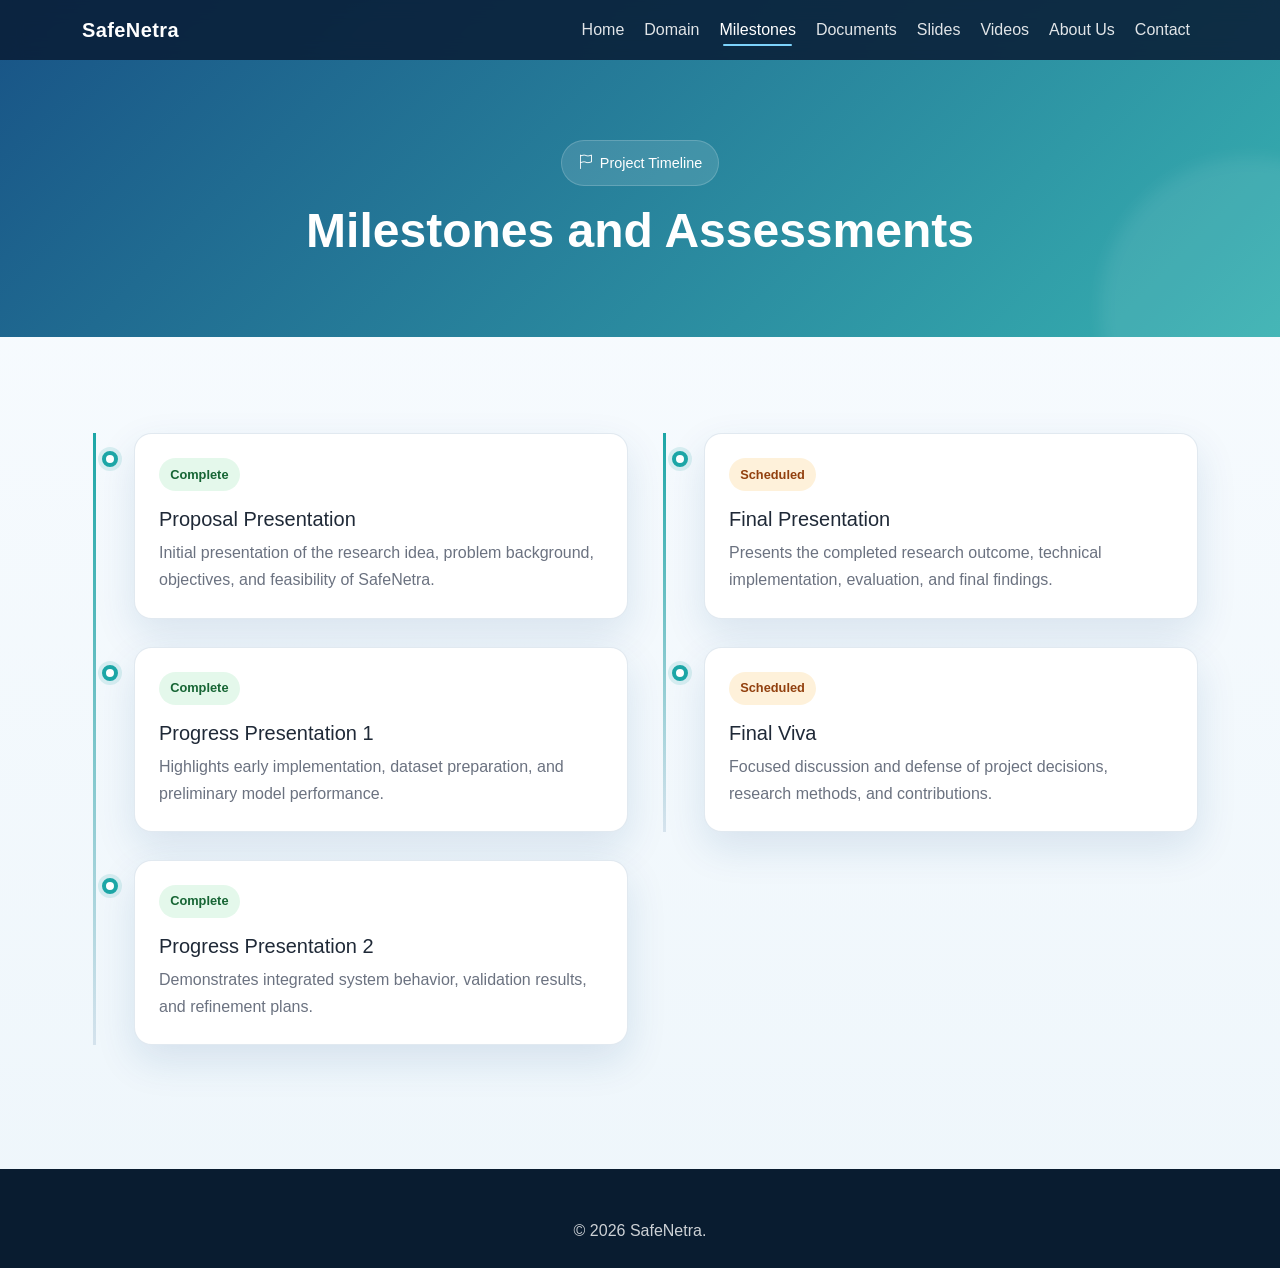
<file: milestones.html>
<!DOCTYPE html>
<html lang="en">
<head>
  <meta charset="UTF-8" />
  <meta name="viewport" content="width=device-width, initial-scale=1.0" />
  <title>SafeNetra | Milestones</title>
  <link href="https://cdn.jsdelivr.net/npm/bootstrap@5.3.3/dist/css/bootstrap.min.css" rel="stylesheet" />
  <link href="https://cdn.jsdelivr.net/npm/bootstrap-icons@1.11.3/font/bootstrap-icons.css" rel="stylesheet" />
  <link rel="stylesheet" href="style.css" />
</head>
<body>
  <nav class="navbar navbar-expand-lg navbar-dark fixed-top">
    <div class="container">
      <a class="navbar-brand" href="index.html">SafeNetra</a>
      <button class="navbar-toggler" type="button" data-bs-toggle="collapse" data-bs-target="#mainNav"><span class="navbar-toggler-icon"></span></button>
      <div class="collapse navbar-collapse" id="mainNav">
        <ul class="navbar-nav ms-auto gap-lg-1">
          <li class="nav-item"><a class="nav-link" href="index.html">Home</a></li>
          <li class="nav-item"><a class="nav-link" href="domain.html">Domain</a></li>
          <li class="nav-item"><a class="nav-link" href="milestones.html">Milestones</a></li>
          <li class="nav-item"><a class="nav-link" href="documents.html">Documents</a></li>
          <li class="nav-item"><a class="nav-link" href="presentations.html">Slides</a></li>
          <li class="nav-item"><a class="nav-link" href="video.html">Videos</a></li>
          <li class="nav-item"><a class="nav-link" href="about.html">About Us</a></li>
          <li class="nav-item"><a class="nav-link" href="contact.html">Contact</a></li>
        </ul>
      </div>
    </div>
  </nav>

  <header class="page-header">
    <div class="container text-center reveal">
      <span class="hero-badge"><i class="bi bi-flag"></i> Project Timeline</span>
      <h1 class="display-5 fw-bold">Milestones and Assessments</h1>
    </div>
  </header>

  <section class="section-padding">
    <div class="container">
      <div class="row g-4">
        <div class="col-lg-6 reveal">
          <div class="timeline">
            <div class="timeline-item">
              <div class="timeline-card p-4">
                <span class="repo-status status-ready mb-3">Complete</span>
                <h5>Proposal Presentation</h5>
                <p class="text-muted-custom mb-0">Initial presentation of the research idea, problem background, objectives, and feasibility of SafeNetra.</p>
              </div>
            </div>
            <div class="timeline-item">
              <div class="timeline-card p-4">
                <span class="repo-status status-ready mb-3">Complete</span>
                <h5>Progress Presentation 1</h5>
                <p class="text-muted-custom mb-0">Highlights early implementation, dataset preparation, and preliminary model performance.</p>
              </div>
            </div>
            <div class="timeline-item">
              <div class="timeline-card p-4">
                <span class="repo-status status-ready mb-3">Complete</span>
                <h5>Progress Presentation 2</h5>
                <p class="text-muted-custom mb-0">Demonstrates integrated system behavior, validation results, and refinement plans.</p>
              </div>
            </div>
          </div>
        </div>
        <div class="col-lg-6 reveal">
          <div class="timeline">
            <div class="timeline-item">
              <div class="timeline-card p-4">
                <span class="repo-status status-pending mb-3">Scheduled</span>
                <h5>Final Presentation</h5>
                <p class="text-muted-custom mb-0">Presents the completed research outcome, technical implementation, evaluation, and final findings.</p>
              </div>
            </div>
            <div class="timeline-item">
              <div class="timeline-card p-4">
                <span class="repo-status status-pending mb-3">Scheduled</span>
                <h5>Final Viva</h5>
                <p class="text-muted-custom mb-0">Focused discussion and defense of project decisions, research methods, and contributions.</p>
              </div>
            </div>
          </div>
        </div>
      </div>
    </div>
  </section>

  <footer class="footer pt-5 pb-4"><div class="container text-center"><p class="mb-0">© 2026 SafeNetra.</p></div></footer>
  <button id="scrollTopBtn"><i class="bi bi-arrow-up"></i></button>
  <script src="https://cdn.jsdelivr.net/npm/bootstrap@5.3.3/dist/js/bootstrap.bundle.min.js"></script>
  <script src="script.js"></script>
</body>
</html>
</file>
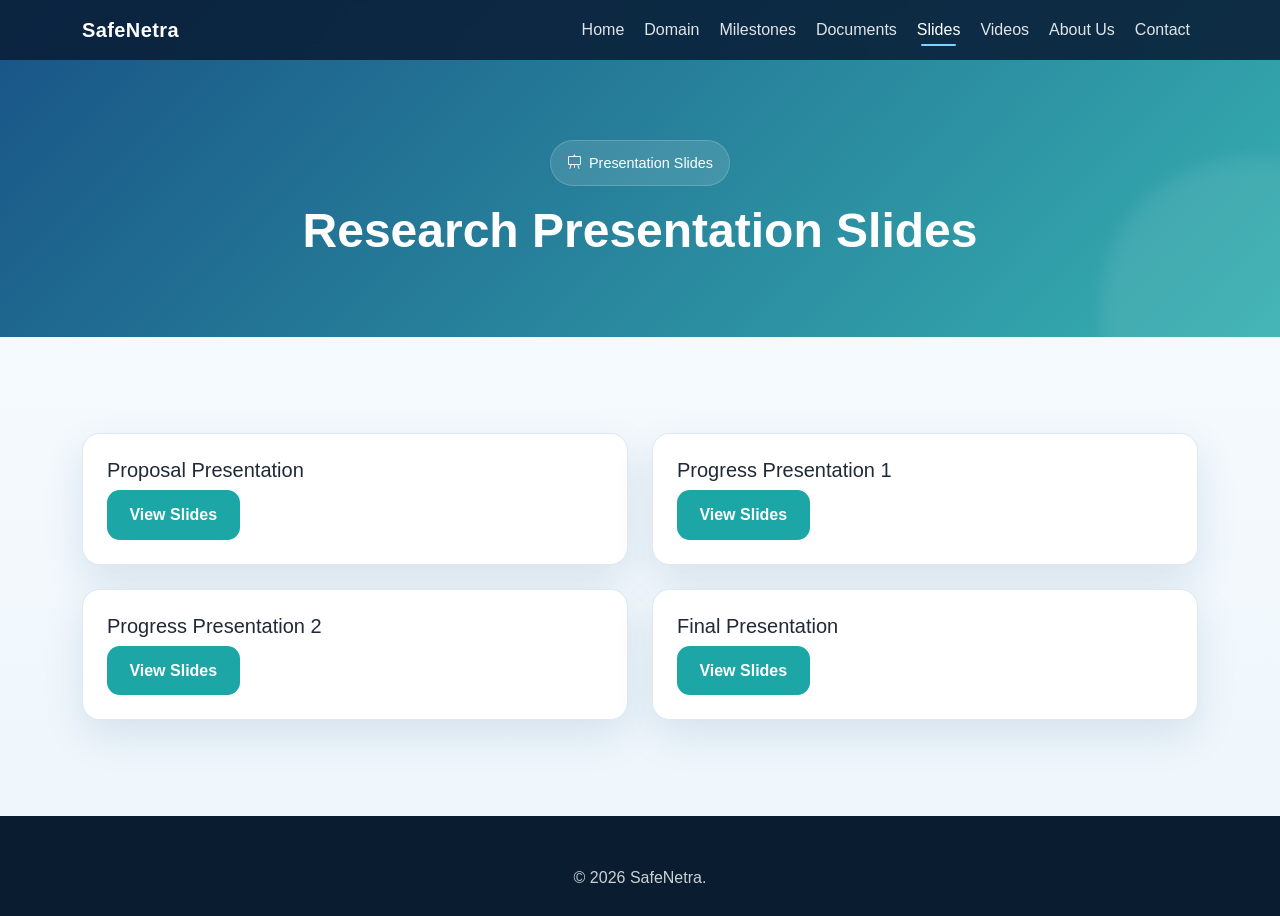
<file: presentations.html>
<!DOCTYPE html>
<html lang="en">
<head>
  <meta charset="UTF-8" />
  <meta name="viewport" content="width=device-width, initial-scale=1.0" />
  <title>SafeNetra | Slides</title>
  <link href="https://cdn.jsdelivr.net/npm/bootstrap@5.3.3/dist/css/bootstrap.min.css" rel="stylesheet" />
  <link href="https://cdn.jsdelivr.net/npm/bootstrap-icons@1.11.3/font/bootstrap-icons.css" rel="stylesheet" />
  <link rel="stylesheet" href="style.css" />
</head>
<body>
  <nav class="navbar navbar-expand-lg navbar-dark fixed-top">
    <div class="container">
      <a class="navbar-brand" href="index.html">SafeNetra</a>
      <button class="navbar-toggler" type="button" data-bs-toggle="collapse" data-bs-target="#mainNav"><span class="navbar-toggler-icon"></span></button>
      <div class="collapse navbar-collapse" id="mainNav">
        <ul class="navbar-nav ms-auto gap-lg-1">
          <li class="nav-item"><a class="nav-link" href="index.html">Home</a></li>
          <li class="nav-item"><a class="nav-link" href="domain.html">Domain</a></li>
          <li class="nav-item"><a class="nav-link" href="milestones.html">Milestones</a></li>
          <li class="nav-item"><a class="nav-link" href="documents.html">Documents</a></li>
          <li class="nav-item"><a class="nav-link" href="presentations.html">Slides</a></li>
          <li class="nav-item"><a class="nav-link" href="video.html">Videos</a></li>
          <li class="nav-item"><a class="nav-link" href="about.html">About Us</a></li>
          <li class="nav-item"><a class="nav-link" href="contact.html">Contact</a></li>
        </ul>
      </div>
    </div>
  </nav>

  <header class="page-header">
    <div class="container text-center reveal">
      <span class="hero-badge"><i class="bi bi-easel"></i> Presentation Slides</span>
      <h1 class="display-5 fw-bold">Research Presentation Slides</h1>
    </div>
  </header>

  <section class="section-padding">
    <div class="container">
      <div class="row g-4">
        <div class="col-md-6 reveal"><div class="repository-card p-4 h-100"><h5>Proposal Presentation</h5><a href="https://mysliit-my.sharepoint.com/:b:/g/personal/it22062192_my_sliit_lk/IQCc8g3qfvVHSrLqpvoc-dXZAQIS2SxKlaWUXzuvTALw5bw?e=MuIV9A" class="btn btn-brand">View Slides</a></div></div>
        <div class="col-md-6 reveal"><div class="repository-card p-4 h-100"><h5>Progress Presentation 1</h5><a href="https://mysliit-my.sharepoint.com/:b:/g/personal/it22062192_my_sliit_lk/IQAz8o7seWg2QrCA29nL0x_yAZmEm_ruNXh5-AhNUSRTiYA?e=vjqX8I" class="btn btn-brand">View Slides</a></div></div>
        <div class="col-md-6 reveal"><div class="repository-card p-4 h-100"><h5>Progress Presentation 2</h5><a href="https://mysliit-my.sharepoint.com/:b:/g/personal/it22062192_my_sliit_lk/IQC4gCHjZnMJQJ0gJuW2NoV6AQfeqa5qsocLsbbmykrBNN0?e=Cld0VW" class="btn btn-brand">View Slides</a></div></div>
        <div class="col-md-6 reveal"><div class="repository-card p-4 h-100"><h5>Final Presentation</h5><a href="#" class="btn btn-brand">View Slides</a></div></div>
      </div>
    </div>
  </section>

  <footer class="footer pt-5 pb-4"><div class="container text-center"><p class="mb-0">© 2026 SafeNetra.</p></div></footer>
  <button id="scrollTopBtn"><i class="bi bi-arrow-up"></i></button>
  <script src="https://cdn.jsdelivr.net/npm/bootstrap@5.3.3/dist/js/bootstrap.bundle.min.js"></script>
  <script src="script.js"></script>
</body>
</html>
</file>
<file: style.css>
:root {
  --primary: #0f4c81;
  --primary-dark: #0a3557;
  --secondary: #1ca6a6;
  --accent: #7dd3fc;
  --light: #f4f8fb;
  --white: #ffffff;
  --text: #1f2937;
  --muted: #6b7280;
  --border: rgba(15, 76, 129, 0.12);
  --shadow: 0 16px 40px rgba(15, 76, 129, 0.12);
  --radius: 1.1rem;
}

html {
  scroll-behavior: smooth;
}

body {
  font-family: "Segoe UI", Tahoma, Geneva, Verdana, sans-serif;
  color: var(--text);
  background: linear-gradient(180deg, #f9fcff 0%, #eef6fb 100%);
  line-height: 1.7;
}

.section-padding {
  padding: 96px 0;
}

.page-header {
  padding: 140px 0 70px;
  background: linear-gradient(135deg, rgba(15, 76, 129, 0.96), rgba(28, 166, 166, 0.88));
  color: var(--white);
  position: relative;
  overflow: hidden;
}

.page-header::after,
.hero-section::after {
  content: "";
  position: absolute;
  inset: auto -120px -120px auto;
  width: 300px;
  height: 300px;
  background: rgba(255, 255, 255, 0.08);
  border-radius: 50%;
  filter: blur(8px);
}

.navbar {
  transition: all 0.3s ease;
  background: rgba(10, 30, 55, 0.88);
  backdrop-filter: blur(10px);
}

.navbar.scrolled {
  box-shadow: 0 10px 30px rgba(0, 0, 0, 0.15);
}

.navbar-brand {
  font-weight: 700;
  letter-spacing: 0.4px;
}

.nav-link {
  color: rgba(255, 255, 255, 0.88) !important;
  font-weight: 500;
  position: relative;
}

.nav-link.active,
.nav-link:hover {
  color: #ffffff !important;
}

.nav-link.active::after,
.nav-link:hover::after {
  content: "";
  position: absolute;
  left: 0.75rem;
  right: 0.75rem;
  bottom: 0.35rem;
  height: 2px;
  background: var(--accent);
  border-radius: 999px;
}

.hero-section {
  min-height: 100vh;
  display: flex;
  align-items: center;
  padding-top: 90px;
  position: relative;
  background:
    radial-gradient(circle at top left, rgba(125, 211, 252, 0.18), transparent 30%),
    linear-gradient(135deg, #0d3b66 0%, #124e78 55%, #1ca6a6 100%);
  color: var(--white);
  overflow: hidden;
}

.hero-badge,
.section-badge {
  display: inline-flex;
  align-items: center;
  gap: 0.5rem;
  background: rgba(255, 255, 255, 0.12);
  border: 1px solid rgba(255, 255, 255, 0.18);
  color: #ffffff;
  padding: 0.6rem 1rem;
  border-radius: 999px;
  font-size: 0.9rem;
  margin-bottom: 1rem;
}

.section-badge {
  background: rgba(15, 76, 129, 0.08);
  color: var(--primary);
  border-color: rgba(15, 76, 129, 0.08);
}

.hero-image-card,
.glass-card {
  background: rgba(255, 255, 255, 0.12);
  border: 1px solid rgba(255, 255, 255, 0.16);
  box-shadow: 0 18px 40px rgba(0, 0, 0, 0.14);
  border-radius: 1.5rem;
  backdrop-filter: blur(10px);
}

.hero-image-card img {
  width: 100%;
  display: block;
  border-radius: 1.2rem;
}

.btn-brand {
  background: var(--secondary);
  border: none;
  color: var(--white);
  padding: 0.8rem 1.4rem;
  border-radius: 0.8rem;
  font-weight: 600;
  transition: transform 0.25s ease, box-shadow 0.25s ease;
}

.btn-brand:hover,
.btn-outline-brand:hover,
.card-hover:hover,
.timeline-card:hover,
.repository-card:hover,
.team-card:hover,
.contact-card:hover {
  transform: translateY(-4px);
}

.btn-brand:hover {
  box-shadow: 0 12px 24px rgba(28, 166, 166, 0.3);
  color: var(--yellow);
}

.btn-outline-brand {
  border: 1px solid rgba(255, 255, 255, 0.45);
  color: var(--white);
  padding: 0.8rem 1.4rem;
  border-radius: 0.8rem;
  font-weight: 600;
  transition: transform 0.25s ease, background 0.25s ease;
}

.btn-outline-brand:hover {
  background: rgba(255, 255, 255, 0.12);
  color: var(--white);
}

.card-hover,
.repository-card,
.team-card,
.contact-card,
.timeline-card,
.stat-card {
  background: var(--white);
  border: 1px solid var(--border);
  border-radius: var(--radius);
  box-shadow: var(--shadow);
  transition: all 0.3s ease;
}

.icon-box {
  width: 58px;
  height: 58px;
  border-radius: 1rem;
  display: inline-flex;
  align-items: center;
  justify-content: center;
  background: rgba(28, 166, 166, 0.12);
  color: var(--primary);
  font-size: 1.4rem;
}

.section-title {
  font-weight: 700;
  margin-bottom: 1rem;
}

.section-text,
.text-muted-custom {
  color: var(--muted);
}

.content-card {
  background: var(--white);
  border: 1px solid var(--border);
  border-radius: var(--radius);
  box-shadow: var(--shadow);
}

.accordion-button:not(.collapsed) {
  color: var(--primary);
  background: rgba(15, 76, 129, 0.06);
  box-shadow: none;
}

.accordion-button:focus {
  box-shadow: none;
  border-color: rgba(15, 76, 129, 0.2);
}

.timeline {
  position: relative;
  padding-left: 1.25rem;
}

.timeline::before {
  content: "";
  position: absolute;
  left: 11px;
  top: 0;
  bottom: 0;
  width: 3px;
  background: linear-gradient(180deg, var(--secondary), rgba(15, 76, 129, 0.12));
}

.timeline-item {
  position: relative;
  padding-left: 2rem;
  margin-bottom: 1.75rem;
}

.timeline-item::before {
  content: "";
  position: absolute;
  left: 0;
  top: 18px;
  width: 1rem;
  height: 1rem;
  border-radius: 50%;
  background: var(--white);
  border: 4px solid var(--secondary);
  box-shadow: 0 0 0 4px rgba(28, 166, 166, 0.14);
}

.repo-status {
  display: inline-block;
  padding: 0.35rem 0.7rem;
  border-radius: 999px;
  font-size: 0.8rem;
  font-weight: 600;
}

.status-ready {
  background: rgba(34, 197, 94, 0.12);
  color: #166534;
}

.status-pending {
  background: rgba(245, 158, 11, 0.15);
  color: #92400e;
}

.status-upcoming {
  background: rgba(59, 130, 246, 0.12);
  color: #1d4ed8;
}

.mock-img {
  width: 100%;
  height: 280px;
  object-fit: cover;
  border-radius: 1rem;
}

.team-img {
  width: 100%;
  height: 250px;
  object-fit: cover;
  border-radius: 1rem;
}

.footer {
  background: #091c30;
  color: rgba(255, 255, 255, 0.8);
}

.footer a {
  color: rgba(255, 255, 255, 0.82);
  text-decoration: none;
}

.footer a:hover {
  color: #ffffff;
}

.social-icon {
  width: 42px;
  height: 42px;
  border-radius: 50%;
  background: rgba(255, 255, 255, 0.09);
  display: inline-flex;
  align-items: center;
  justify-content: center;
}

#scrollTopBtn {
  position: fixed;
  right: 20px;
  bottom: 20px;
  z-index: 999;
  width: 46px;
  height: 46px;
  border: none;
  border-radius: 50%;
  background: var(--primary);
  color: var(--white);
  display: none;
  box-shadow: 0 14px 28px rgba(15, 76, 129, 0.28);
}

.reveal {
  opacity: 0;
  transform: translateY(24px);
  transition: all 0.7s ease;
}

.reveal.active {
  opacity: 1;
  transform: translateY(0);
}

@media (max-width: 991.98px) {
  .hero-section {
    min-height: auto;
    padding: 130px 0 80px;
  }

  .section-padding {
    padding: 80px 0;
  }

  .page-header {
    padding: 130px 0 60px;
  }
}

@media (max-width: 575.98px) {
  .hero-section h1,
  .page-header h1 {
    font-size: 2rem;
  }

  .btn-brand,
  .btn-outline-brand {
    width: 100%;
    text-align: center;
  }
}
</file>
